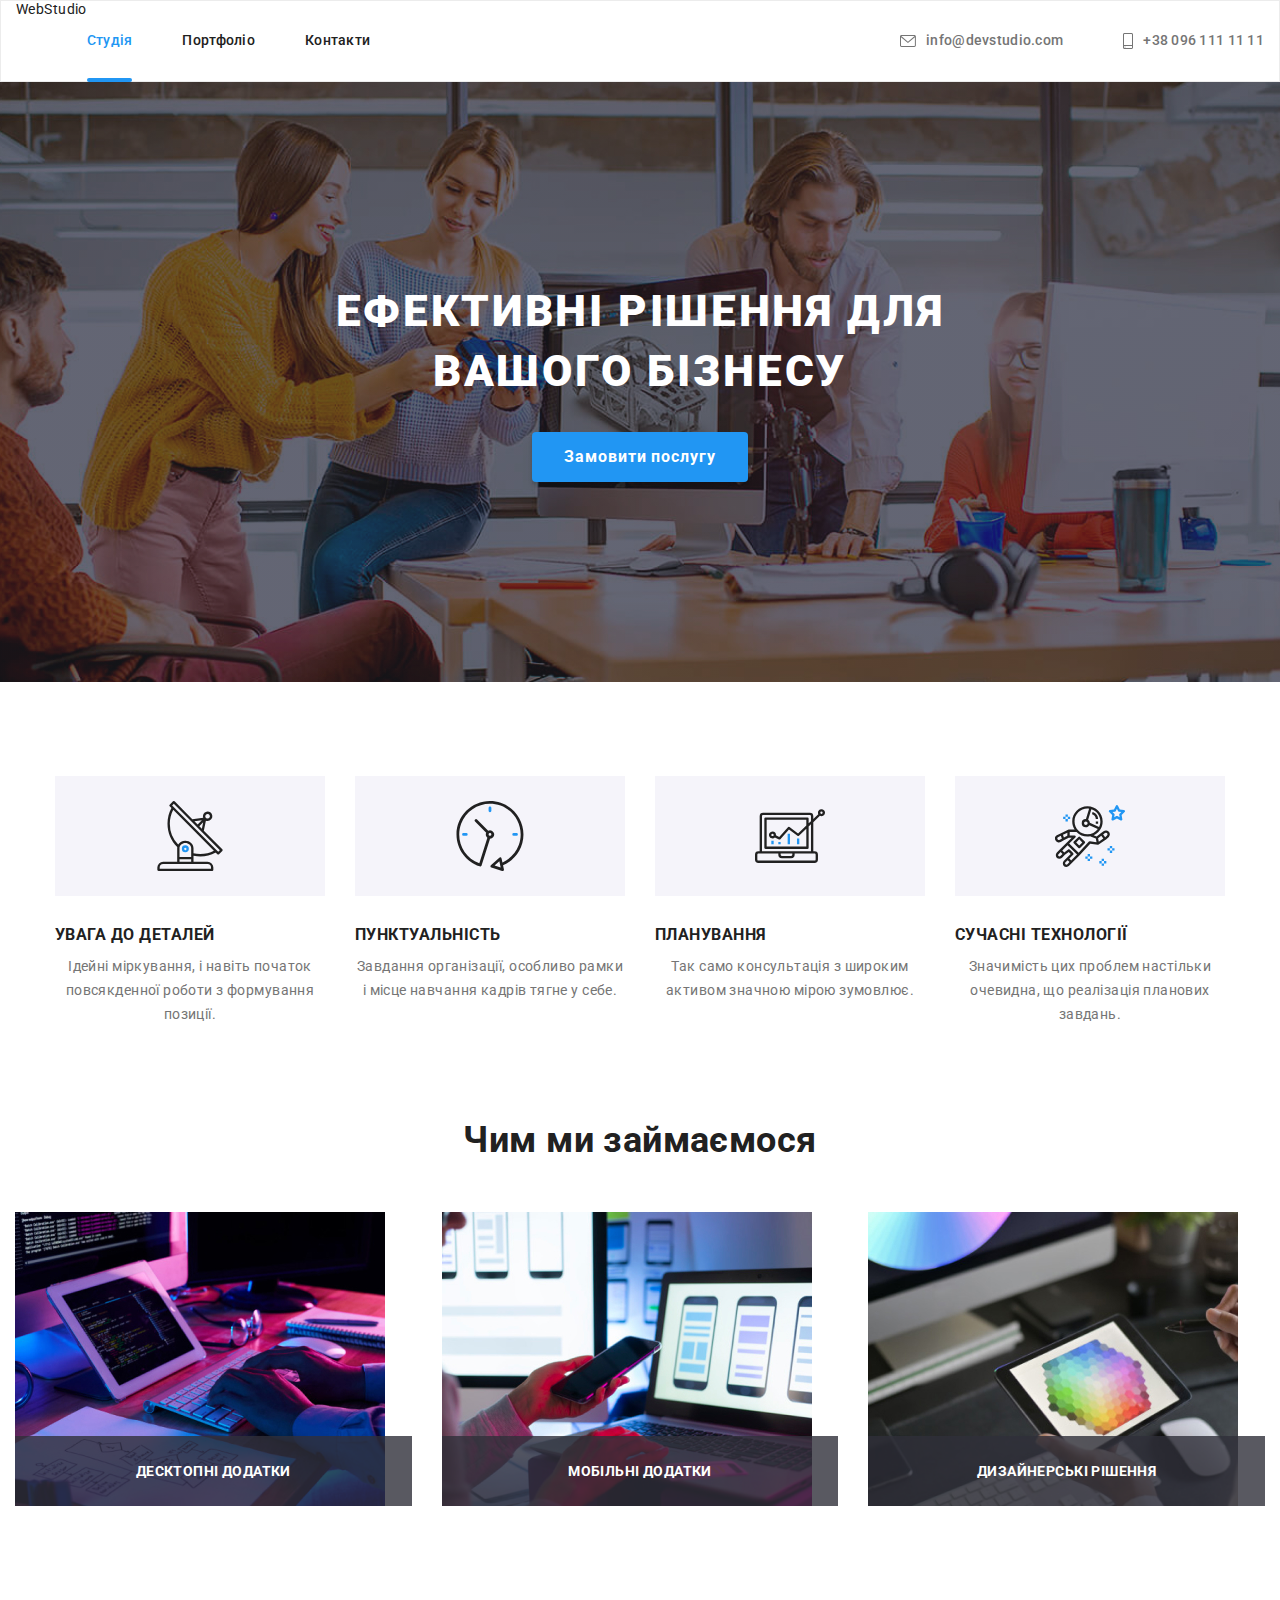
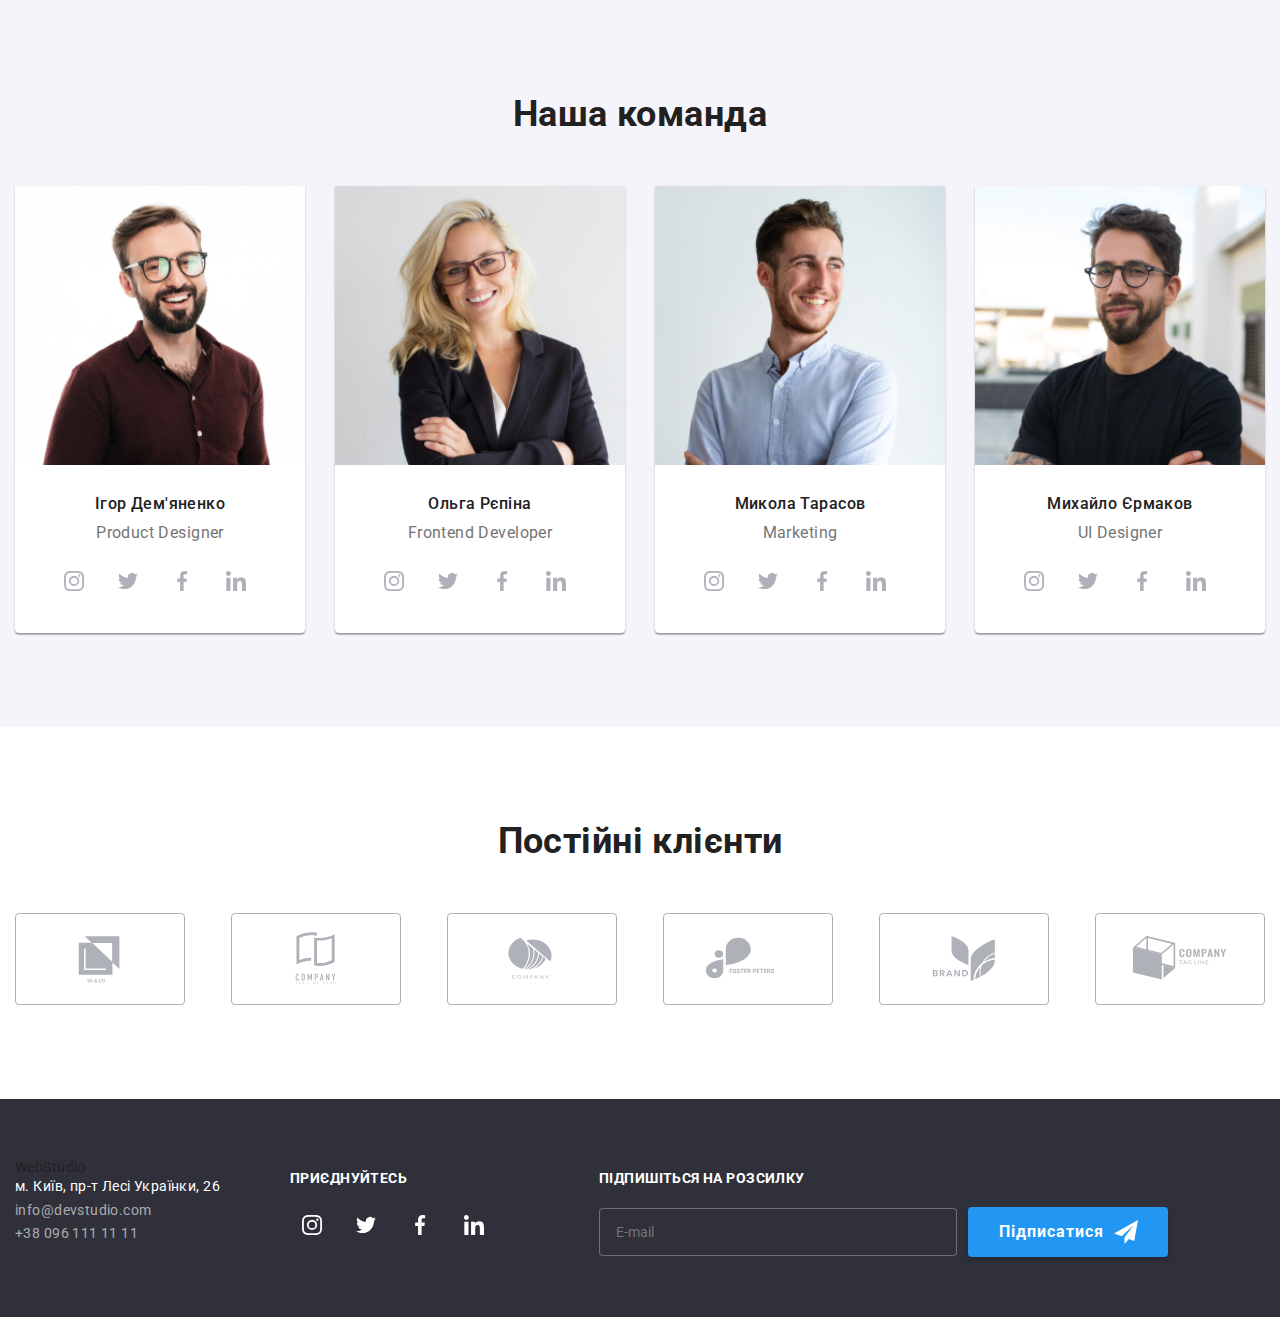
<file: index.html>
<!DOCTYPE html>
<html lang="uk">
  <head>
    <meta charset="UTF-8" />
    <meta http-equiv="X-UA-Compatible" content="IE=edge" />
    <meta name="viewport" content="width=device-width, initial-scale=1.0" />
    <title>Document</title>
    <!-- Fonts -->
    <link rel="preconnect" href="https://fonts.googleapis.com" />
    <link rel="preconnect" href="https://fonts.gstatic.com" crossorigin />
    <link
      href="https://fonts.googleapis.com/css2?family=Oleo+Script&family=Raleway:wght@700&family=Roboto:wght@400;500;700;900&display=swap"
      rel="stylesheet"
    />
    <!-- Nomalize -->
    <link
      rel="stylesheet"
      href="https://cdnjs.cloudflare.com/ajax/libs/modern-normalize/1.1.0/modern-normalize.min.css"
    />
    <!-- Styles -->
    <link rel="stylesheet" href="./css/main.min.css">
    <link rel="stylesheet" href="./css/styles.css">
  </head>
  <body>
    <!--Шапка сайту-->
    <header class="header">
      <div class="header__container container">

        <nav class="nav">
          <a href="./index.html" class="logo nav__logo"
            >Web<span class="logo__part logo__part--dark">Studio</span></a
          >
          <ul class="nav__list list">
            <li class="nav__item">
              <a href="./index.html" class="nav__link nav__link--active link ">Студія</a>
            </li>
            <li class="nav__item">
              <a href="./portfolio.html" class="nav__link link">Портфоліо</a>
            </li>
            <li class="nav__item"><a href="" class="nav__link link">Контакти</a></li>
          </ul>
        </nav>

        <ul class="contacts list">
          <li class="contacts__list item">
            <a class="contacts__link link" href="mailto:info@devstudio.com"> 
              <svg width="16" height="12" class="contacts__icon"> 
                <use href="./images/svg/sprite.svg#icon-envelope"></use>
              </svg> 
              info@devstudio.com </a
            >
          </li>
          <li class="item">
            <a class="contacts__link link" href="tel:+380961111111" ><svg width="10" height="16" class="contacts__icon"><use href="./images/svg/sprite.svg#icon-smartphone"></use></svg> +38 096 111 11 11 </a
            >
          </li>
        </ul>
      </div>
    </header>

    <!--Основний контент-->
    <main>
      <!--Головний герой-->
      <section class="hero section">
        <div class="hero__container container">
          <h1 class="hero__title">Ефективні рішення для вашого бізнесу</h1>
              <button type="button" class="hero__button" data-modal-open>
                Замовити послугу
              </button>
        </div>
      <!--  Modal window -->
        <div class="backdrop backdrop--hidden" data-modal>
          <div class="backdrop__modal">
            <button type="button" class="backdrop__btn" data-modal-close><svg class="backdrop__btn--closed" width="11" height="11"><use href="./images/svg/sprite.svg#icon-pleaseclose" ></use></svg> </button>

            <form class="form">
              <div class="form__field">
                <h2 class="form__title">Залиште свої дані, ми вам передзвонимо</h2>
                <label for="name" class="form__label">Ім'я </label>
                <input class="form__input" type="text" name="username" id="name" />
                <svg width="13" height="13" class="form__icon-first"><use href="./images/svg/icons.svg#icon-user"></use></svg>
              </div>

 <div class="form__field">
<label for="tel" class="form__label">Телефон</label>
    <input class="form__input" type="tel" name="phone_number" id="tel"/>
    <svg  width="13" height="13" class="form__icon"><use href="./images/svg/icons.svg#icon-phone"></use></svg>
 </div>
  
<div class="form__field">
<label for="email" class="form__label">Пошта</label>
    <input class="form__input" type="email" name="email" id="email" />
    <svg width="13" height="13" class="form__icon"><use href="./images/svg/icons.svg#icon-mail"></use></svg>
</div>
  
  <div class="form__field">
  <label for="comment" class="form__label">Коментар</label> 
  <textarea class="comment" name="feedback" rows="5" cols="70" id="comment" placeholder="Введіть текст"></textarea>
  </div>
  
  <div >
  <label class="form__terms">
    <input class="form__checkbox" type="checkbox" name="terms" value="Accept" checked /> 
    <svg class="form__checkbox-icon" > <use href="./images/svg/icons.svg#icon-check-box"></use>
    </svg> <span class="form__terms-text">Погоджуюся з розсилкою та приймаю 
      <a href="" target="_blank" class="form__terms-link">Умови договору</a> 
    </span>
  </label>
  </div>
  
  <button type="submit" class="form__button">Відправити</button>
</form>
          </div>
        </div>
      </section>

      <!--Ocoбливості-->
      <section class=" features section">
        <div class="container">
          <h2 class="hidden">Ocoбливості</h2>
          <ul class="features__list list">
            <li class="features__item">
              <div class="features__desc"><svg class="features__icon" width="70" height="70"> <use href="./images/svg/sprite.svg#icon-antenna"></use></svg></div>
              <h3 class="features__title">Увага до деталей</h3>
              <p class="features__paragraph">
                Ідейні міркування, і навіть початок повсякденної роботи з
                формування позиції.
              </p>
            </li>
            <li class="features__item">
              <div class="features__desc"> <svg class="features__icon" width="70" height="70"> <use href="./images/svg/sprite.svg#icon-clock" ></use></svg></div>
              <h3 class="features__title">Пунктуальність</h3>
              <p class="features__paragraph">
                Завдання організації, особливо рамки і місце навчання кадрів
                тягне у себе.
              </p>
            </li>
            <li class="features__item">
              <div class="features__desc"> <svg class="features__icon" width="70" height="70"> <use href=./images/svg/sprite.svg#icon-diagram></use></svg></div>
              <h3 class="features__title">Планування</h3>
              <p class="features__paragraph">
                Так само консультація з широким активом значною мірою зумовлює.
              </p>
            </li>
            <li class="features__item">
              <div class="features__desc"> <svg class="features__icon" width="70" height="70"> <use href="./images/svg/sprite.svg#icon-astronaut"></use></svg></div>
              <h3 class="features__title">Сучасні технології</h3>
              <p class="features__paragraph">
                Значимість цих проблем настільки очевидна, що реалізація
                планових завдань.
              </p>
            </li>
          </ul>
        </div>
      </section>
      <!--Чим ми займаємося-->
      <section class=" works section no__padding">
        <div class="container works__container">
          <h2 class="section__title">Чим ми займаємося</h2>
          <ul class="works__list">
            <li class="works__item list">
              <img srcset="./images/works/work1@1x.jpg 1x, ./images/works/work1@2x.jpg 2x" 
              src="./images/works/work1@1x.jpg"              
                alt="людина друкує код на планшеті"
                width="370" height="294"
              />
              <div class="works__desc">
                <p class="works__paragraph">Десктопні додатки</p>
              </div>
            </li>
            <li class="works__item list">
              <img 
              srcset="./images/works/work2@1x.jpg 1x, ./images/works/work2@2x.jpg 2x"
                src="./images/works/work2@1x.jpg"
                alt="людина створює дизайн смартфона"
                width="370" height="294"
              />
              <div class="works__desc">
                <p class="works__paragraph">Мобільні додатки</p>
              </div>
            </li>
            <li class="works__item list">
              <img srcset="./images/works/work3@1x.jpg 1x, ./images/works/work3@2x.jpg 2x"
                src="./images/works/work3@1x.jpg"
                alt="людина підбирає колір на планшеті"
                width="370"
              />
              <div class="works__desc">
                <p class="works__paragraph">Дизайнерські рішення</p>
              </div>
            </li>
          </ul>
        </div>
      </section>
      <!-- Наша команда -->
      <section class="team section ">
        <div class="container">
          <h2 class="section__title">Наша команда</h2>
          <ul class="team__list list">
            <li class="team__item">
              <img srcset="./images/team/team1@1x_270w.jpg 270w,
                            ./images/team/team1@1x_354w.jpg 354w,
                            ./images/team/team1@1x_450w.jpg 450w,
                            ./images/team/team1@2x_540w.jpg 540w,
                            ./images/team/team1@2x_708w.jpg 708w,
                            ./images/team/team1@2x_900w.jpg 900w"
                            sizes="(min-width: 1200px) 270px, (min-width: 768px) 354px, 100vw"
                src="./images/team/team1@1x_450w.jpg"
                alt="Ігор Дем'яненко"
                width="450"
              />
              <div class="team__desc">
                <h3 class="team__name">Ігор Дем'яненко</h3>
                <p class="team__paragraph">Product Designer</p>
                <ul class="social list">
                  <li><a href="" class="social__items" ><svg class="social__icon" width="44" height="44"> <use href="./images/svg/sprite.svg#icon-instagram"></use></svg></a></li>
                  <li><a href="" class="social__items" ><svg class="social__icon" width="44" height="44"> <use href="./images/svg/sprite.svg#icon-twitter"></use></svg></a></li>
                  <li><a href="" class="social__items" ><svg class="social__icon" width="44" height="44"> <use href="./images/svg/sprite.svg#icon-facebook"></use></svg></a></li>
                  <li><a href="" class="social__items" ><svg class="social__icon" width="44" height="44"> <use href="./images/svg/sprite.svg#icon-linkedin"></use></svg></a></li>
                </ul>
              </div>
            </li>
            <li class="team__item">
              <img srcset="./images/team/team2@1x_270w.jpg 270w,
                           ./images/team/team2@1x_354w.jpg 354w,
                           ./images/team/team2@1x_450w.jpg 450w,
                           ./images/team/team2@2x_540w.jpg 540w,
                           ./images/team/team2@2x_708w.jpg 708w,
                           ./images/team/team2@2x_900w.jpg 900w"
                            sizes="(min-width: 1200px) 270px, (min-width: 768px) 354px, 100vw"
              src="./images/team/team2@1x_450w.jpg" alt="Ольга Рєпіна" width="450" />
              <div class="team__desc">
                <h3 class="team__name">Ольга Рєпіна</h3>
                <p class="team__paragraph">Frontend Developer</p>
                <ul class="social list">
                  <li><a href="" class="social__items"><svg class="social__icon" width="44" height="44"> <use href="./images/svg/sprite.svg#icon-instagram"></use></svg></a></li>
                  <li><a href="" class="social__items"><svg class="social__icon" width="44" height="44"> <use href="./images/svg/sprite.svg#icon-twitter"></use></svg></a></li>
                  <li><a href="" class="social__items"><svg class="social__icon" width="44" height="44"> <use href="./images/svg/sprite.svg#icon-facebook"></use></svg></a></li>
                  <li><a href="" class="social__items"><svg class="social__icon" width="44" height="44"> <use href="./images/svg/sprite.svg#icon-linkedin"></use></svg></a></li>
                </ul>
              </div>
            </li>
            <li class="team__item">
              <img srcset="./images/team/team3@1x_270w.jpg 270w,
                           ./images/team/team3@1x_354w.jpg 354w,
                           ./images/team/team3@1x_450w.jpg 450w,
                           ./images/team/team3@2x_540w.jpg 540w,
                           ./images/team/team3@2x_708w.jpg 708w,
                           ./images/team/team3@2x_900w.jpg 900w"
                            sizes="(min-width: 1200px) 270px, (min-width: 768px) 354px, 100vw"
                src="./images/team/team3@1x_450w.jpg"
                alt="Микола Тарасов"
                width="450"
              />
              <div class="team__desc">
                <h3 class="team__name">Микола Тарасов</h3>
                <p class="team__paragraph">Marketing</p>
                <ul class="social list">
                  <li><a href="" class="social__items" ><svg class="social__icon" width="44" height="44"> <use href="./images/svg/sprite.svg#icon-instagram"></use></svg></a></li>
                  <li><a href="" class="social__items" ><svg class="social__icon" width="44" height="44"> <use href="./images/svg/sprite.svg#icon-twitter"></use></svg></a></li>
                  <li><a href="" class="social__items" ><svg class="social__icon" width="44" height="44"> <use href="./images/svg/sprite.svg#icon-facebook"></use></svg></a></li>
                  <li><a href="" class="social__items" ><svg class="social__icon" width="44" height="44"> <use href="./images/svg/sprite.svg#icon-linkedin"></use></svg></a></li>
                </ul>
              </div>
            </li>
            <li class="team__item">
              <img srcset="./images/team/team4@1x_270w.jpg 270w,
                           ./images/team/team4@1x_354w.jpg 354w,
                           ./images/team/team4@1x_450w.jpg 450w,
                           ./images/team/team4@2x_540w.jpg 540w,
                           ./images/team/team4@2x_708w.jpg 708w,
                           ./images/team/team4@2x_900w.jpg 900w"
                            sizes="(min-width: 1200px) 270px, (min-width: 768px) 354px, 100vw"
                src="./images/team/team4@1x_450w.jpg"
                alt="Михайло Єрмаков"
                width="450"
              />
              <div class="team__desc">
                <h3 class="team__name">Михайло Єрмаков</h3>
                <p class="team__paragraph">UI Designer</p>
                <ul class="social list">
                  <li><a href="" class="social__items"><svg class="social__icon" width="44" height="44"> <use href="./images/svg/sprite.svg#icon-instagram"></use></svg></a></li>
                  <li><a href="" class="social__items"><svg class="social__icon" width="44" height="44"> <use href="./images/svg/sprite.svg#icon-twitter"></use></svg></a></li>
                  <li><a href="" class="social__items"><svg class="social__icon" width="44" height="44"> <use href="./images/svg/sprite.svg#icon-facebook"></use></svg></a></li>
                  <li><a href="" class="social__items"><svg class="social__icon" width="44" height="44"> <use href="./images/svg/sprite.svg#icon-linkedin"></use></svg></a></li>
                </ul>
              </div>
            </li>
          </ul>
        </div>
      </section>

      <!-- Clients -->
      <section class="clients section ">
        <div class="container">
          <h2 class="section__title">Постійні клієнти</h2>
          <ul class="clients__list list">
            <li><a class="clients__item" href="./index.html"><svg class="clients__icon" width="106" height="60"> <use href="./images/svg/sprite.svg#icon-first-Logo"></use></svg></a></li>
            <li><a class="clients__item" href="./index.html"><svg class="clients__icon" width="106" height="60"> <use href="./images/svg/sprite.svg#icon-second-Logo"></use></svg></a></li>
            <li><a class="clients__item" href="./index.html"><svg class="clients__icon" width="106" height="60"> <use href="./images/svg/sprite.svg#icon-third-Logo"></use></svg></a></li>
            <li><a class="clients__item" href="./index.html"><svg class="clients__icon" width="106" height="60"> <use href="./images/svg/sprite.svg#icon-fourth-Logo"></use></svg></a></li>
            <li><a class="clients__item" href="./index.html"><svg class="clients__icon" width="106" height="60"> <use href="./images/svg/sprite.svg#icon-fifth-Logo"></use></svg></a></li>
            <li><a class="clients__item" href="./index.html"><svg class="clients__icon" width="106" height="60"> <use href="./images/svg/sprite.svg#icon-sixth-Logo"></use></svg></a></li>
          </ul>
        </div>
      </section>
    </main>

    <!--Футер-->
    <footer class="footer">
      <div class="container footer__container">
        <div>
        <p class="footer__logo">
          <a href="./index.html"> Web<span class="logo__part logo__part--light">Studio</span> </a>
        </p>
        <address class="address">
          <ul class="address__list list">
            <li>
              <a href="" class="address__hyperlink"
                >м. Київ, пр-т Лесі Українки, 26</a
              >
            </li>
            <li>
              <a href="mailto:info@devstudio.com" class="address__link"
                >info@devstudio.com</a
              >
            </li>
            <li>
              <a href="tel:+380961111111" class="address__link"
                >+38 096 111 11 11</a
              >
            </li>
          </ul>
        </address>
        </div>
        <div class="networsks networks__container">
          <h2 class="footer__title">Приєднуйтесь</h2>
          <ul class="social list">
                  <li><a href="" class="networks__item"><svg class="networks__icon" width="44" height="44"> <use href="./images/svg/sprite.svg#icon-instagram"></use></svg></a></li>
                  <li><a href="" class="networks__item"><svg class="networks__icon" width="44" height="44"> <use href="./images/svg/sprite.svg#icon-twitter"></use></svg></a></li>
                  <li><a href="" class="networks__item"><svg class="networks__icon" width="44" height="44"> <use href="./images/svg/sprite.svg#icon-facebook"></use></svg></a></li>
                  <li><a href="" class="networks__item"><svg class="networks__icon" width="44" height="44"> <use href="./images/svg/sprite.svg#icon-linkedin"></use></svg></a></li>
                </ul>
        </div>
        <div class="join-us join-us__container">
          <h2 class="footer__title">Підпишіться на розсилку</h2>
          <form class="join-us__form">
            <label for="email" class="join-us__label"></label>
              <input type="email" name="email" placeholder="E-mail" class="join-us__input" />
            
            <button type="submit" class="join-us__btn">Підписатися <svg width="24" height="24" class="join-us__icon"> <use href="./images/svg/icons.svg#icon-telegram" ></use> </svg> </button>
          </form>
        </div>
        </div>
    </footer>
    <script src="./js/modal.js"></script>
  </body>
</html>
</file>
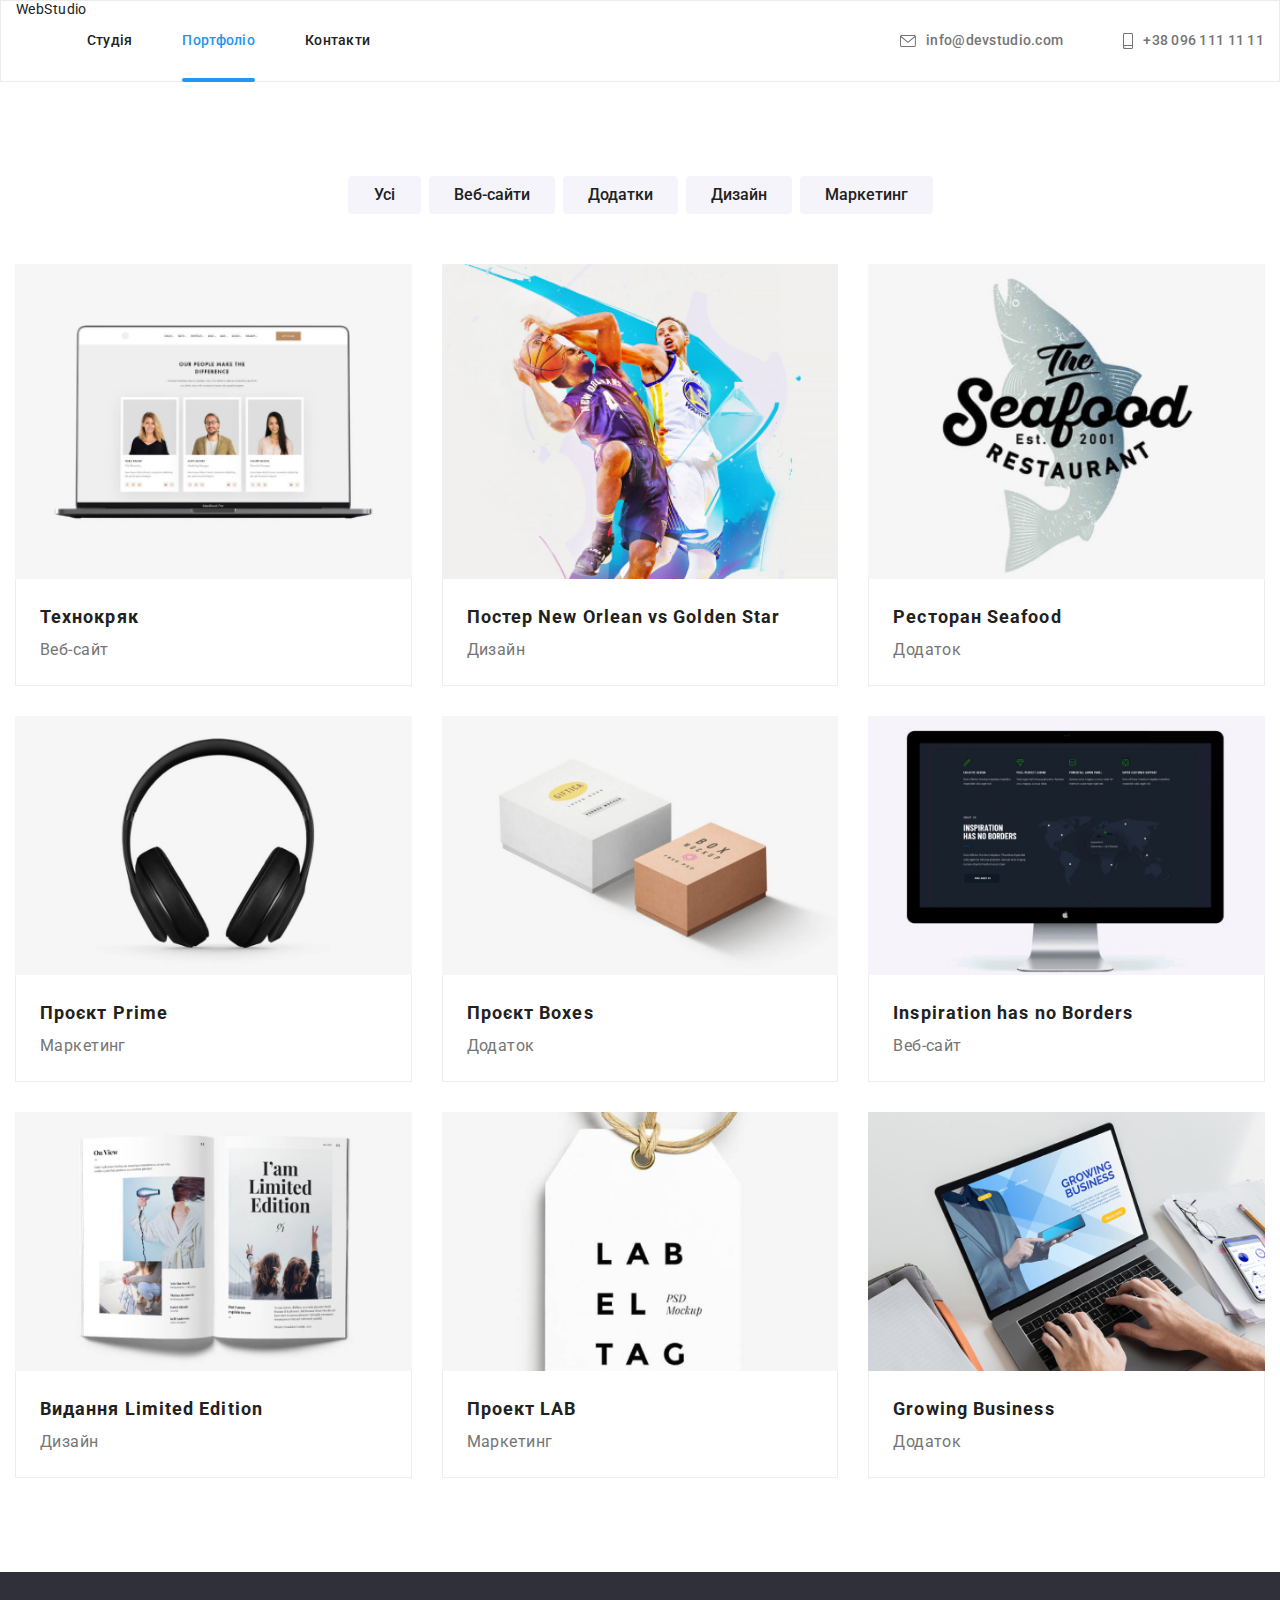
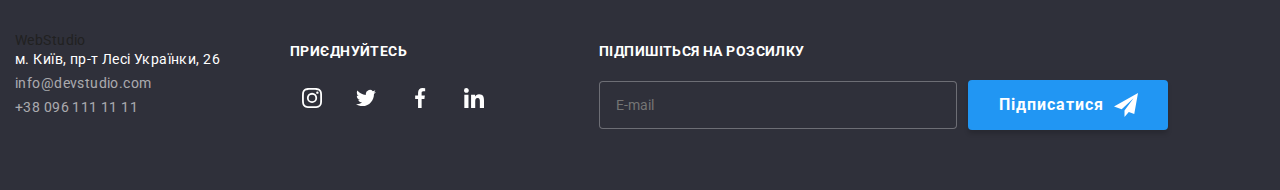
<file: portfolio.html>
<!DOCTYPE html>
<html lang="uk">
  <head>
    <meta charset="UTF-8" />
    <meta http-equiv="X-UA-Compatible" content="IE=edge" />
    <meta name="viewport" content="width=device-width, initial-scale=1.0" />
    <title>Document</title>
    <!-- Fonts -->
    <link rel="preconnect" href="https://fonts.googleapis.com" />
    <link rel="preconnect" href="https://fonts.gstatic.com" crossorigin />
    <link
      href="https://fonts.googleapis.com/css2?family=Oleo+Script&family=Raleway:wght@700&family=Roboto:wght@400;500;700;900&display=swap"
      rel="stylesheet"
    />
    <!-- Nomalize -->
    <link
      rel="stylesheet"
      href="https://cdnjs.cloudflare.com/ajax/libs/modern-normalize/1.1.0/modern-normalize.min.css"
    />
    <!-- Styles -->
    <link rel="stylesheet" href="./css/main.min.css" />
    <link rel="stylesheet" href="./css/styles.css" />
  </head>
  <body class="page">
    <!--Шапка сайту-->
    <header class="header">
      <div class="header__container container">
        <nav class="nav">
          <a href="./index.html" class="logo nav__logo"
            >Web<span class="logo__part logo__part--dark">Studio</span></a
          >
          <ul class="nav__list list">
            <li class="nav__item">
              <a href="./index.html" class="nav__link link">Студія</a>
            </li>
            <li class="nav__item">
              <a
                href="./portfolio.html"
                class="nav__link nav__link--active link"
                >Портфоліо</a
              >
            </li>
            <li class="nav__item">
              <a href="" class="nav__link link">Контакти</a>
            </li>
          </ul>
        </nav>

        <ul class="contacts list">
          <li class="contacts__list item">
            <a class="contacts__link link" href="mailto:info@devstudio.com">
              <svg width="16" height="12" class="contacts__icon">
                <use href="./images/svg/sprite.svg#icon-envelope"></use>
              </svg>
              info@devstudio.com
            </a>
          </li>
          <li class="item">
            <a class="contacts__link link" href="tel:+380961111111"
              ><svg width="10" height="16" class="contacts__icon">
                <use href="./images/svg/sprite.svg#icon-smartphone"></use>
              </svg>
              +38 096 111 11 11
            </a>
          </li>
        </ul>
      </div>
    </header>

    <!--Портфоліо-->
    <main>
      <div class="container">
        <section class="porfolio-section section">
          <h1 class="hidden">Портфоліо</h1>
          <ul class="portfolio-btn list">
            <li class="portfolio-btn__item">
              <button type="button" class="portfolio-btn__button item">
                Усі
              </button>
            </li>
            <li class="portfolio-btn__item">
              <button type="button" class="portfolio-btn__button item">
                Веб-сайти
              </button>
            </li>
            <li class="portfolio-btn__item">
              <button type="button" class="portfolio-btn__button item">
                Додатки
              </button>
            </li>
            <li class="portfolio-btn__item">
              <button type="button" class="portfolio-btn__button">
                Дизайн
              </button>
            </li>
            <li class="portfolio-btn__item">
              <button type="button" class="portfolio-btn__button">
                Маркетинг
              </button>
            </li>
          </ul>
          <ul class="portfolio list">
            <li class="portfolio__item">
              <a class="portfolio__link" href="">
                <div class="portfolio-thumb">
                  <picture>
                    <!-- Desktop screen -->
                    <source
                      media="(min-width: 1200px)"
                      srcset="
                        ./images/portfolio/technokryak_desk@1x.jpg 1x,
                        ./images/portfolio/technokryak_desk@2x.jpg 2x
                      "
                      type="image/jpg"
                    />

                    <source
                      media="(min-width: 768px)"
                      srcset="
                        ./images/portfolio/technokryak_tab@1x.jpg 1x,
                        ./images/portfolio/technokryak_tab@2x.jpg 2x
                      "
                      type="image/jpg"
                    />

                    <source
                      media="(max-width: 767px)"
                      srcset="
                        ./images/portfolio/technokryak_mob@1x.jpg 1x,
                        ./images/portfolio/technokryak_mob@2x.jpg 2x
                      "
                      type="image/jpg"
                    />
                    <img
                      src="./images/portfolio/technokryak_mob@1x.jpg"
                      alt="Технокряк"
                      width="450"
                    />
                  </picture>
                  <div class="portfolio-wrap">
                    <p class="">
                      Ресурс пропонує комплексні пропозиції з різним рівнем
                      функціоналу та сервісів. Все це дозволить відвідувачу
                      отримати вичерпні відомості про компанію чи приватну
                      особу.
                    </p>
                  </div>
                </div>
                <div class="portfolio__description">
                  <h2 class="portfolio__title">Технокряк</h2>
                  <p class="portfolio__paragraph">Веб-сайт</p>
                </div>
              </a>
            </li>
            <li class="portfolio__item">
              <a class="portfolio__link" href="">
                <div class="portfolio-thumb">
                  <picture>
                    <!-- Desktop screen -->
                    <source
                      media="(min-width: 1200px)"
                      srcset="
                        ./images/portfolio/basketball_desk@1x.jpg 1x,
                        ./images/portfolio/basketball_desk@2x.jpg 2x
                      "
                      type="image/jpg"
                    />

                    <source
                      media="(min-width: 768px)"
                      srcset="
                        ./images/portfolio/basketball_tab@1x.jpg 1x,
                        ./images/portfolio/basketball_tab@2x.jpg 2x
                      "
                      type="image/jpg"
                    />

                    <source
                      media="(max-width: 767px)"
                      srcset="
                        ./images/portfolio/basketball_mob@1x.jpg 1x,
                        ./images/portfolio/basketball_mob@2x.jpg 2x
                      "
                      type="image/jpg"
                    />
                    <img
                      src="./images/portfolio/basketball_mob@1x.jpg"
                      alt="Постер New Orlean vs Golden Star"
                      width="450"
                    />
                  </picture>
                  <div class="portfolio-wrap">
                    <p>
                      Ресурс пропонує комплексні пропозиції з різним рівнем
                      функціоналу та сервісів. Все це дозволить відвідувачу
                      отримати вичерпні відомості про компанію чи приватну
                      особу.
                    </p>
                  </div>
                </div>
                <div class="portfolio__description">
                  <h2 class="portfolio__title">
                    Постер New Orlean vs Golden Star
                  </h2>
                  <p class="portfolio__paragraph">Дизайн</p>
                </div>
              </a>
            </li>
            <li class="portfolio__item">
              <a class="portfolio__link" href="">
                <div class="portfolio-thumb">
                  <picture>
                    <!-- Desktop screen -->
                    <source
                      media="(min-width: 1200px)"
                      srcset="
                        ./images/portfolio/seafood_desk@1x.jpg 1x,
                        ./images/portfolio/seafood_desk@2x.jpg 2x
                      "
                      type="image/jpg"
                    />

                    <source
                      media="(min-width: 768px)"
                      srcset="
                        ./images/portfolio/seafood_tab@1x.jpg 1x,
                        ./images/portfolio/seafood_tab@2x.jpg 2x
                      "
                      type="image/jpg"
                    />

                    <source
                      media="(max-width: 767px)"
                      srcset="
                        ./images/portfolio/seafood_mob@1x.jpg 1x,
                        ./images/portfolio/seafood_mob@2x.jpg 2x
                      "
                      type="image/jpg"
                    />
                    <img
                      src="./images/portfolio/seafood_mob@1x.jpg"
                      alt="Ресторан Seafood"
                      width="450"
                    />
                  </picture>
                  <div class="portfolio-wrap">
                    <p>
                      Ресурс пропонує комплексні пропозиції з різним рівнем
                      функціоналу та сервісів. Все це дозволить відвідувачу
                      отримати вичерпні відомості про компанію чи приватну
                      особу.
                    </p>
                  </div>
                </div>
                <div class="portfolio__description">
                  <h2 class="portfolio__title">Ресторан Seafood</h2>
                  <p class="portfolio__paragraph">Додаток</p>
                </div>
              </a>
            </li>
            <li class="portfolio__item">
              <a class="portfolio__link" href="">
                <div class="portfolio-thumb">
                  <!-- Desktop screen -->
                  <source
                    media="(min-width: 1200px)"
                    srcset="
                      ./images/portfolio/prime_desk@1x.jpg 1x,
                      ./images/portfolio/prime_desk@2x.jpg 2x
                    "
                    type="image/jpg"
                  />

                  <source
                    media="(min-width: 768px)"
                    srcset="
                      ./images/portfolio/prime_tab@1x.jpg 1x,
                      ./images/portfolio/prime_tab@2x.jpg 2x
                    "
                    type="image/jpg"
                  />

                  <source
                    media="(max-width: 767px)"
                    srcset="
                      ./images/portfolio/prime_mob@1x.jpg 1x,
                      ./images/portfolio/prime_mob@2x.jpg 2x
                    "
                    type="image/jpg"
                  />
                  <img
                    src="./images/portfolio/prime_mob@1x.jpg"
                    alt="Проєкт Prime"
                    width="450"
                  />
                  </picture>
                  <div class="portfolio-wrap">
                    <p>
                      Ресурс пропонує комплексні пропозиції з різним рівнем
                      функціоналу та сервісів. Все це дозволить відвідувачу
                      отримати вичерпні відомості про компанію чи приватну
                      особу.
                    </p>
                  </div>
                </div>
                <div class="portfolio__description">
                  <h2 class="portfolio__title">Проєкт Prime</h2>
                  <p class="portfolio__paragraph">Маркетинг</p>
                </div>
              </a>
            </li>
            <li class="portfolio__item">
              <a class="portfolio__link" href="">
                <div class="portfolio-thumb">
                  <!-- Desktop screen -->
                                    <source media="(min-width: 1200px)" srcset="
                                                                        ./images/portfolio/boxes_desk@1x.jpg 1x,
                                                                        ./images/portfolio/boxes_desk@2x.jpg 2x
                                                                        " type="image/jpg" />

                                    <source media="(min-width: 768px)" srcset="
                                                                        ./images/portfolio/boxes_tab@1x.jpg 1x,
                                                                        ./images/portfolio/boxes_tab@2x.jpg 2x
                                                                        " type="image/jpg" />

                                    <source media="(max-width: 767px)" srcset="
                                                                        ./images/portfolio/boxes_mob@1x.jpg 1x,
                                                                        ./images/portfolio/boxes_mob@2x.jpg 2x
                                                                         " type="image/jpg" />
                  <img
                    src="./images/portfolio/boxes_mob@1x.jpg"
                    alt="Проєкт Boxes"
                    width="450"
                  />
                  </picture>
                  <div class="portfolio-wrap">
                    <p>
                      Ресурс пропонує комплексні пропозиції з різним рівнем
                      функціоналу та сервісів. Все це дозволить відвідувачу
                      отримати вичерпні відомості про компанію чи приватну
                      особу.
                    </p>
                  </div>
                </div>
                <div class="portfolio__description">
                  <h2 class="portfolio__title">Проєкт Boxes</h2>
                  <p class="portfolio__paragraph">Додаток</p>
                </div>
              </a>
            </li>
            <li class="portfolio__item">
              <a class="portfolio__link" href="">
                <div class="portfolio-thumb">
                  <!-- Desktop screen -->
                                    <source media="(min-width: 1200px)" srcset="
                                                                        ./images/portfolio/inspiration_desk@1x.jpg 1x,
                                                                        ./images/portfolio/inspiration_desk@2x.jpg 2x
                                                                        " type="image/jpg" />

                                    <source media="(min-width: 768px)" srcset="
                                                                        ./images/portfolio/inspiration_tab@1x.jpg 1x,
                                                                        ./images/portfolio/inspiration_tab@2x.jpg 2x
                                                                        " type="image/jpg" />

                                    <source media="(max-width: 767px)" srcset="
                                                                        ./images/portfolio/inspiration_mob@1x.jpg 1x,
                                                                        ./images/portfolio/inspiration_mob@2x.jpg 2x
                                                                         " type="image/jpg" />
                  <img
                    src="./images/portfolio/inspiration_mob@1x.jpg"
                    alt="Inspiration has no Borders"
                    width="450"
                  />
                  </picture>
                  <div class="portfolio-wrap">
                    <p>
                      Ресурс пропонує комплексні пропозиції з різним рівнем
                      функціоналу та сервісів. Все це дозволить відвідувачу
                      отримати вичерпні відомості про компанію чи приватну
                      особу.
                    </p>
                  </div>
                </div>
                <div class="portfolio__description">
                  <h2 class="portfolio__title">Inspiration has no Borders</h2>
                  <p class="portfolio__paragraph">Веб-сайт</p>
                </div>
              </a>
            </li>
            <li class="portfolio__item">
              <a class="portfolio__link" href="">
                <div class="portfolio-thumb">
                  <!-- Desktop screen -->
                                    <source media="(min-width: 1200px)" srcset="
                                                                    ./images/portfolio/limited_desk@1x.jpg 1x,
                                                                    ./images/portfolio/limited_desk@2x.jpg 2x
                                                                    " type="image/jpg" />

                                    <source media="(min-width: 768px)" srcset="
                                                                    ./images/portfolio/limited_tab@1x.jpg 1x,
                                                                    ./images/portfolio/limited_tab@2x.jpg 2x
                                                                    " type="image/jpg" />

                                    <source media="(max-width: 767px)" srcset="
                                                                    ./images/portfolio/limited_mob@1x.jpg 1x,
                                                                    ./images/portfolio/limited_mob@2x.jpg 2x
                                                                     " type="image/jpg" />
                  <img
                    src="./images/portfolio/limited_mob@1x.jpg"
                    alt="Видання Limited Edition"
                    width="450"
                  />
                  </picture>
                  <div class="portfolio-wrap">
                    <p>
                      Ресурс пропонує комплексні пропозиції з різним рівнем
                      функціоналу та сервісів. Все це дозволить відвідувачу
                      отримати вичерпні відомості про компанію чи приватну
                      особу.
                    </p>
                  </div>
                </div>
                <div class="portfolio__description">
                  <h2 class="portfolio__title">Видання Limited Edition</h2>
                  <p class="portfolio__paragraph">Дизайн</p>
                </div>
              </a>
            </li>
            <li class="portfolio__item">
              <a class="portfolio__link" href="">
                <div class="portfolio-thumb">
                  <!-- Desktop screen -->
                                    <source media="(min-width: 1200px)" srcset="
                                                                        ./images/portfolio/lab_desk@1x.jpg 1x,
                                                                        ./images/portfolio/lab_desk@2x.jpg 2x
                                                                        " type="image/jpg" />

                                    <source media="(min-width: 768px)" srcset="
                                                                        ./images/portfolio/lab_tab@1x.jpg 1x,
                                                                        ./images/portfolio/lab_tab@2x.jpg 2x
                                                                        " type="image/jpg" />

                                    <source media="(max-width: 767px)" srcset="
                                                                        ./images/portfolio/lab_mob@1x.jpg 1x,
                                                                        ./images/portfolio/lab_mob@2x.jpg 2x
                                                                         " type="image/jpg" />
                  <img
                    src="./images/portfolio/lab_mob@1x.jpg"
                    alt="Проект LAB"
                    width="450"
                  />
                  </picture>
                  <div class="portfolio-wrap">
                    <p>
                      Ресурс пропонує комплексні пропозиції з різним рівнем
                      функціоналу та сервісів. Все це дозволить відвідувачу
                      отримати вичерпні відомості про компанію чи приватну
                      особу.
                    </p>
                  </div>
                </div>
                <div class="portfolio__description">
                  <h2 class="portfolio__title">Проект LAB</h2>
                  <p class="portfolio__paragraph">Маркетинг</p>
                </div>
              </a>
            </li>
            <li class="portfolio__item">
              <a class="portfolio__link" href="">
                <div class="portfolio-thumb">
                  <!-- Desktop screen -->
                                    <source media="(min-width: 1200px)" srcset="
                                                                        ./images/portfolio/grow-buisness_desk@1x.jpg 1x,
                                                                        ./images/portfolio/grow-buisness_desk@2x.jpg 2x
                                                                        " type="image/jpg" />

                                    <source media="(min-width: 768px)" srcset="
                                                                        ./images/portfolio/grow-buisness_tab@1x.jpg 1x,
                                                                        ./images/portfolio/grow-buisness_tab@2x.jpg 2x
                                                                        " type="image/jpg" />

                                    <source media="(max-width: 767px)" srcset="
                                                                        ./images/portfolio/grow-buisness_mob@1x.jpg 1x,
                                                                        ./images/portfolio/grow-buisness_mob@2x.jpg 2x
                                                                         " type="image/jpg" />
                  <img
                    src="./images/portfolio/grow-buisness_mob@1x.jpg"
                    alt="Growing Business"
                    width="450"
                  />
                  </picture>
                  <div class="portfolio-wrap">
                    <p>
                      Ресурс пропонує комплексні пропозиції з різним рівнем
                      функціоналу та сервісів. Все це дозволить відвідувачу
                      отримати вичерпні відомості про компанію чи приватну
                      особу.
                    </p>
                  </div>
                </div>
                <div class="portfolio__description">
                  <h2 class="portfolio__title">Growing Business</h2>
                  <p class="portfolio__paragraph">Додаток</p>
                </div>
              </a>
            </li>
          </ul>
        </section>
      </div>
    </main>
    <!--Футер-->
    <footer class="footer">
      <div class="container footer__container">
        <div>
          <p class="footer__logo">
            <a href="./index.html">
              Web<span class="logo__part logo__part--light">Studio</span>
            </a>
          </p>
          <address class="address">
            <ul class="address__list list">
              <li>
                <a href="" class="address__hyperlink"
                  >м. Київ, пр-т Лесі Українки, 26</a
                >
              </li>
              <li>
                <a href="mailto:info@devstudio.com" class="address__link"
                  >info@devstudio.com</a
                >
              </li>
              <li>
                <a href="tel:+380961111111" class="address__link"
                  >+38 096 111 11 11</a
                >
              </li>
            </ul>
          </address>
        </div>
        <div class="networsks networks__container">
          <h2 class="footer__title">Приєднуйтесь</h2>
          <ul class="social list">
            <li>
              <a href="" class="networks__item"
                ><svg class="networks__icon" width="44" height="44">
                  <use href="./images/svg/sprite.svg#icon-instagram"></use></svg
              ></a>
            </li>
            <li>
              <a href="" class="networks__item"
                ><svg class="networks__icon" width="44" height="44">
                  <use href="./images/svg/sprite.svg#icon-twitter"></use></svg
              ></a>
            </li>
            <li>
              <a href="" class="networks__item"
                ><svg class="networks__icon" width="44" height="44">
                  <use href="./images/svg/sprite.svg#icon-facebook"></use></svg
              ></a>
            </li>
            <li>
              <a href="" class="networks__item"
                ><svg class="networks__icon" width="44" height="44">
                  <use href="./images/svg/sprite.svg#icon-linkedin"></use></svg
              ></a>
            </li>
          </ul>
        </div>
        <div class="join-us join-us__container">
          <h2 class="footer__title">Підпишіться на розсилку</h2>
          <form class="join-us__form">
            <label for="email" class="join-us__label"></label>
            <input
              type="email"
              name="email"
              placeholder="E-mail"
              class="join-us__input"
            />

            <button type="submit" class="join-us__btn">
              Підписатися
              <svg width="24" height="24" class="join-us__icon">
                <use href="./images/svg/icons.svg#icon-telegram"></use>
              </svg>
            </button>
          </form>
        </div>
      </div>
    </footer>
    <script src="./js/modal.js"></script>
  </body>
</html>
</file>
<file: css/styles.css>
/* Animation */
@keyframes heartBeat {
  0% {
    transform: translate(-50%, -50%);
  }

  20% {
    transform: translate(-50%, -50%) scale(1);
  }

  40% {
    transform: translate(-50%, -50%) scale(0.9);
  }

  60% {
    transform: translate(-50%, -50%) scale(1);
  }

  80% {
    transform: translate(-50%, -50%) scale(0.9);
  }

  100% {
    transform: translate(-50%, -50%) scale(1);
  }
}
</file>
<file: css/main.min.css>
:root{--primary-text-color: #212121;--paragraph-text-color: #757575;--address-link: rgba(255, 255, 255, 0.6);--icon-primary-color: #afb1b8;--social-item-footer: rgba(255, 255, 255, 0.1);--card-fill-color: rgba(33, 150, 243, 0.9);--accent-color: #2196f3;--logo-color: #000000;--primary-white-color: #ffffff;--footer-backgroung-color: #2f303a;--studio-background-color: #f5f4fa;--title-backroung-color: #c4c4c4;--portfolio-item-border: #eeeeee;--item-backgroung-color: #f5f4fa;--footer-label-color: rgba(255, 255, 255, 0.3);--works-description-bg-color: rgba(47, 48, 58, 0.8);--anim-fast: 250ms cubic-bezier(0.4, 0, 0.2, 1);--anim-slow: 500ms cubic-bezier(0.4, 0, 0.2, 1)}body{background-color:var(--primary-white-color);color:var(--primary-text-color);font-family:roboto,sans-serif;font-size:14px;letter-spacing:.03em;margin:0}html{-webkit-box-sizing:border-box;box-sizing:border-box}*,*::after,*::before{-webkit-box-sizing:inherit;box-sizing:inherit}.section__title{font-weight:700;font-size:36px;line-height:1.16;text-align:center;margin-bottom:50px}h1,h2,h3,h4,h5,h6,p{margin-top:0;margin-bottom:0}ul{list-style:none;padding:0;margin:0}a{text-decoration:none;color:inherit}img{display:block;max-width:100%;height:auto}address{font-style:normal}input,textarea{outline:none}.list{padding:0;margin:0;list-style:none}.section.no__padding{padding-top:0}.hidden{visibility:hidden;margin:0;font-size:0;margin-block:0}.hero__button{min-width:216px;min-height:50px;padding:10px 32px;border-radius:4px;font-weight:700;font-size:16px;line-height:1.87;letter-spacing:.06em;border:none;background-color:var(--accent-color);color:var(--primary-white-color);-webkit-box-shadow:0px 4px 4px rgba(0,0,0,.15);box-shadow:0px 4px 4px rgba(0,0,0,.15);-webkit-transition:color var(--anim-fast),background-color var(--anim-fast);transition:color var(--anim-fast),background-color var(--anim-fast)}.hero__button:hover,.hero__button:focus{background-color:var(--studio-background-color);color:var(--primary-text-color)}@media screen and (min-width: 1200px){.hero__button{min-width:216px;padding:10px 32px}}.form__button{display:block;padding:10px 52px;border-radius:4px;min-width:200px;font-weight:700;font-size:16px;line-height:1.87;margin-left:auto;margin-right:auto;margin-top:30px;letter-spacing:.06em;border:none;background-color:var(--accent-color);color:var(--primary-white-color);-webkit-box-shadow:0px 4px 4px rgba(0,0,0,.15);box-shadow:0px 4px 4px rgba(0,0,0,.15);-webkit-transition:color var(--anim-fast),background-color var(--anim-fast),-webkit-box-shadow var(--anim-fast);transition:color var(--anim-fast),background-color var(--anim-fast),-webkit-box-shadow var(--anim-fast);transition:color var(--anim-fast),background-color var(--anim-fast),box-shadow var(--anim-fast);transition:color var(--anim-fast),background-color var(--anim-fast),box-shadow var(--anim-fast),-webkit-box-shadow var(--anim-fast)}.form__button:hover,.form__button:focus{background-color:var(--accent-color);color:var(--primary-white-color);-webkit-box-shadow:0px 3px 1px rgba(0,0,0,.1),0px 1px 2px rgba(0,0,0,.08),0px 2px 2px rgba(0,0,0,.12);box-shadow:0px 3px 1px rgba(0,0,0,.1),0px 1px 2px rgba(0,0,0,.08),0px 2px 2px rgba(0,0,0,.12);border-radius:4px}.portfolio-btn{display:-webkit-box;display:-ms-flexbox;display:flex;-webkit-box-pack:center;-ms-flex-pack:center;justify-content:center;margin-bottom:50px}.portfolio-btn .portfolio-btn__item+.portfolio-btn__item{margin-left:8px}.portfolio-btn__item{display:inline-block}.portfolio-btn__button{color:var(--primary-text-color);background-color:var(--studio-background-color);border-radius:4px;padding:6px 25px;min-width:73px;font-family:inherit;font-weight:500;font-size:16px;line-height:1.62;text-align:center;cursor:pointer;-webkit-box-align:center;-ms-flex-align:center;align-items:center;border:none;-webkit-transition:color var(--anim-fast),background-color var(--anim-fast),-webkit-box-shadow var(--anim-fast);transition:color var(--anim-fast),background-color var(--anim-fast),-webkit-box-shadow var(--anim-fast);transition:color var(--anim-fast),background-color var(--anim-fast),box-shadow var(--anim-fast);transition:color var(--anim-fast),background-color var(--anim-fast),box-shadow var(--anim-fast),-webkit-box-shadow var(--anim-fast)}.portfolio-btn__button:hover,.portfolio-btn__button:focus{background-color:var(--accent-color);color:var(--primary-white-color);-webkit-box-shadow:0px 3px 1px rgba(0,0,0,.1),0px 1px 2px rgba(0,0,0,.08),0px 2px 2px rgba(0,0,0,.12);box-shadow:0px 3px 1px rgba(0,0,0,.1),0px 1px 2px rgba(0,0,0,.08),0px 2px 2px rgba(0,0,0,.12);border-radius:4px}.backdrop{position:fixed;top:0;left:0;width:100%;height:100%;z-index:2;background-color:rgba(0,0,0,.2);opacity:1;-webkit-transition:opacity var(--anim-fast);transition:opacity var(--anim-fast);visibility:var(--anim-fast)}.backdrop--hidden{opacity:0;pointer-events:none;visibility:hidden}.backdrop__modal{position:absolute;min-width:528px;min-height:581px;top:50%;left:50%;padding:8px;background-color:var(--primary-white-color);-webkit-box-shadow:0px 1px 3px rgba(0,0,0,.12),0px 1px 1px rgba(0,0,0,.14),0px 2px 1px rgba(0,0,0,.2);box-shadow:0px 1px 3px rgba(0,0,0,.12),0px 1px 1px rgba(0,0,0,.14),0px 2px 1px rgba(0,0,0,.2);border-radius:4px;-webkit-transform:translate(-50%, -50%) scale(1);transform:translate(-50%, -50%) scale(1);-webkit-animation:heartBeat 1000ms ease-in-out 200ms;animation:heartBeat 1000ms ease-in-out 200ms}.backdrop--hidden .backdrop__modal{-webkit-animation-play-state:paused;animation-play-state:paused}.backdrop__btn{position:absolute;top:0;right:0;-webkit-transform:translate(-30%, 30%);transform:translate(-30%, 30%);width:30px;height:30px;padding:0;display:-webkit-inline-box;display:-ms-inline-flexbox;display:inline-flex;-webkit-box-align:center;-ms-flex-align:center;align-items:center;-webkit-box-pack:center;-ms-flex-pack:center;justify-content:center;color:var(--logo-color);background-color:var(--primary-white-color);outline:1px solid rgba(0,0,0,.1);border-radius:50%;border:none;cursor:pointer;-webkit-transition:color var(--anim-fast);transition:color var(--anim-fast)}.backdrop__btn:hover,.backdrop__btn:focus{color:var(--primary-white-color);background-color:var(--logo-color)}.backdrop__btn--closed{fill:currentColor;background-color:rgba(0,0,0,0)}.social{display:-webkit-box;display:-ms-flexbox;display:flex;-ms-flex-wrap:wrap;flex-wrap:wrap;-webkit-box-align:center;-ms-flex-align:center;align-items:center;-webkit-box-pack:center;-ms-flex-pack:center;justify-content:center}.social__items{display:-webkit-box;display:-ms-flexbox;display:flex;-webkit-box-align:center;-ms-flex-align:center;align-items:center;-webkit-box-pack:center;-ms-flex-pack:center;justify-content:center;width:44px;height:44px;margin-right:10px;background-color:var(--primary-white-color);text-decoration:none;border-radius:50%;cursor:pointer;color:var(--icon-primary-color);-webkit-transition:color var(--anim-fast),background-color var(--anim-fast);transition:color var(--anim-fast),background-color var(--anim-fast)}.social__items:hover,.social__items:focus{background-color:var(--accent-color);color:var(--primary-white-color)}.social__items .social__icon{display:-webkit-box;display:-ms-flexbox;display:flex;fill:currentColor;width:20px;height:20px}.networks__container{margin-top:12px;margin-left:70px}.networks__item{display:-webkit-box;display:-ms-flexbox;display:flex;text-align:center;-webkit-box-pack:center;-ms-flex-pack:center;justify-content:center;width:44px;height:44px;margin-top:16px;color:var(--primary-white-color);background-color:var(--networks__item);border-radius:50%;cursor:pointer;-webkit-transition:background-color var(--anim-fast);transition:background-color var(--anim-fast)}.networks__item:hover,.networks__item:focus{background-color:var(--accent-color)}.networks__item:not(:nth-child(4n)){margin-right:10px}.networks__icon{-ms-flex-item-align:center;align-self:center;display:-webkit-box;display:-ms-flexbox;display:flex;fill:currentColor;width:20px;height:20px}.join-us__icon{-ms-flex-item-align:center;align-self:center;fill:currentColor;-webkit-transition:fill var(--anim-fast);transition:fill var(--anim-fast)}.form{width:528px;height:581px;margin-left:auto;margin-right:auto;padding:40px}.form__field{margin-bottom:10px;display:-webkit-box;display:-ms-flexbox;display:flex;-webkit-box-orient:vertical;-webkit-box-direction:normal;-ms-flex-direction:column;flex-direction:column;position:relative}.form__title{margin-bottom:12px;text-align:center;font-style:bold;font-size:20px;line-height:1.15;letter-spacing:3%}.form__label{font-size:12px;line-height:1.16;letter-spacing:1%;color:var(--paragraph-text-color);margin-bottom:4px}.form__field input{margin:0;padding:12px 40px;height:40px;border-radius:4px;border:1px solid rgba(33,33,33,.2)}.form-field-comment{margin-bottom:20px;display:-webkit-box;display:-ms-flexbox;display:flex;-webkit-box-orient:vertical;-webkit-box-direction:normal;-ms-flex-direction:column;flex-direction:column}.comment{margin:0;padding:12px 16px;border-radius:4px;border:1px solid rgba(33,33,33,.2)}.comment::-webkit-input-placeholder{color:rgba(117,117,117,.5);font-size:12px;line-height:1.16;letter-spacing:1%}.comment::-moz-placeholder{color:rgba(117,117,117,.5);font-size:12px;line-height:1.16;letter-spacing:1%}.comment:-ms-input-placeholder{color:rgba(117,117,117,.5);font-size:12px;line-height:1.16;letter-spacing:1%}.comment::-ms-input-placeholder{color:rgba(117,117,117,.5);font-size:12px;line-height:1.16;letter-spacing:1%}.comment::placeholder{color:rgba(117,117,117,.5);font-size:12px;line-height:1.16;letter-spacing:1%}.comment:focus{border-color:var(--accent-color)}.form__input:focus{border-color:var(--accent-color)}.form__icon{position:absolute;top:55%;left:14px;display:inline-block}.form__icon-first{position:absolute;top:70%;left:14px;display:inline-block}.form__input:focus~.form__icon{fill:var(--accent-color)}.form__input:focus~.form__icon-first{fill:var(--accent-color)}.form__checkbox{-webkit-appearance:none;-moz-appearance:none;appearance:none;position:absolute}.form__checkbox-icon{display:inline-block;width:16px;height:15px;margin-right:9px;border-radius:2px}.form__terms{display:-webkit-box;display:-ms-flexbox;display:flex;-webkit-box-align:center;-ms-flex-align:center;align-items:center;-webkit-box-pack:center;-ms-flex-pack:center;justify-content:center;margin-top:20px}.form__checkbox:checked+.form__checkbox-icon{background-color:var(--accent-color);border-color:var(--accent-color);fill:var(--accent-color);background-image:url(../images/svg/Check-it.svg);background-size:contain;background-origin:border-box}.form__terms-text{line-height:1.71;color:var(--paragraph-text-color)}.form__terms-link{color:var(--accent-color);text-decoration:underline}.join-us__container{margin-left:93px;margin-top:12px}.join-us__form{width:570px;padding:0;margin:0;margin-top:20px}.join-us__btn{display:-webkit-inline-box;display:-ms-inline-flexbox;display:inline-flex;-webkit-box-pack:center;-ms-flex-pack:center;justify-content:center;-webkit-box-align:center;-ms-flex-align:center;align-items:center;padding:10px 28px;border-radius:4px;min-width:200px;font-weight:700;font-size:16px;line-height:1.87;letter-spacing:.06em;margin-left:8px;gap:10px;border:none;background-color:var(--accent-color);color:var(--primary-white-color);-webkit-box-shadow:0px 4px 4px rgba(0,0,0,.15);box-shadow:0px 4px 4px rgba(0,0,0,.15);-webkit-transition:color var(--anim-fast),background-color var(--anim-fast),-webkit-box-shadow var(--anim-fast);transition:color var(--anim-fast),background-color var(--anim-fast),-webkit-box-shadow var(--anim-fast);transition:color var(--anim-fast),background-color var(--anim-fast),box-shadow var(--anim-fast);transition:color var(--anim-fast),background-color var(--anim-fast),box-shadow var(--anim-fast),-webkit-box-shadow var(--anim-fast)}.join-us__btn:hover,.join-us__btn:focus{background-color:var(--primary-white-color);color:var(--accent-color);-webkit-box-shadow:0px 3px 1px rgba(0,0,0,.1),0px 1px 2px rgba(0,0,0,.08),0px 2px 2px rgba(0,0,0,.12);box-shadow:0px 3px 1px rgba(0,0,0,.1),0px 1px 2px rgba(0,0,0,.08),0px 2px 2px rgba(0,0,0,.12);border-radius:4px}.join-us__container input{margin:0;padding:15px 16px;width:358px;border:1px solid var(--footer-label-color);border-radius:4px}.join-us__container input::-webkit-input-placeholder input{font-size:16px;line-height:1.25;vertical-align:center;letter-spacing:.03em;color:var(--footer-label-color)}.join-us__container input::-moz-placeholder input{font-size:16px;line-height:1.25;vertical-align:center;letter-spacing:.03em;color:var(--footer-label-color)}.join-us__container input:-ms-input-placeholder input{font-size:16px;line-height:1.25;vertical-align:center;letter-spacing:.03em;color:var(--footer-label-color)}.join-us__container input::-ms-input-placeholder input{font-size:16px;line-height:1.25;vertical-align:center;letter-spacing:.03em;color:var(--footer-label-color)}.join-us__container input::placeholder input{font-size:16px;line-height:1.25;vertical-align:center;letter-spacing:.03em;color:var(--footer-label-color)}.join-us__input{background-color:var(--footer-backgroung-color);color:var(--primary-white-color)}.join-us__input:hover,.join-us__input:focus{border-color:var(--accent-color);color:var(--accent-color)}.join-us__container::-webkit-input-placeholder input:hover{color:var(--accent-color)}.join-us__container::-moz-placeholder input:hover{color:var(--accent-color)}.join-us__container:-ms-input-placeholder input:hover{color:var(--accent-color)}.join-us__container::-ms-input-placeholder input:hover{color:var(--accent-color)}.join-us__container::placeholder input:hover{color:var(--accent-color)}@-webkit-keyframes heartBeat{0%{-webkit-transform:translate(-50%, -50%);transform:translate(-50%, -50%)}20%{-webkit-transform:translate(-50%, -50%) scale(1);transform:translate(-50%, -50%) scale(1)}40%{-webkit-transform:translate(-50%, -50%) scale(0.9);transform:translate(-50%, -50%) scale(0.9)}60%{-webkit-transform:translate(-50%, -50%) scale(1);transform:translate(-50%, -50%) scale(1)}80%{-webkit-transform:translate(-50%, -50%) scale(0.9);transform:translate(-50%, -50%) scale(0.9)}100%{-webkit-transform:translate(-50%, -50%) scale(1);transform:translate(-50%, -50%) scale(1)}}@keyframes heartBeat{0%{-webkit-transform:translate(-50%, -50%);transform:translate(-50%, -50%)}20%{-webkit-transform:translate(-50%, -50%) scale(1);transform:translate(-50%, -50%) scale(1)}40%{-webkit-transform:translate(-50%, -50%) scale(0.9);transform:translate(-50%, -50%) scale(0.9)}60%{-webkit-transform:translate(-50%, -50%) scale(1);transform:translate(-50%, -50%) scale(1)}80%{-webkit-transform:translate(-50%, -50%) scale(0.9);transform:translate(-50%, -50%) scale(0.9)}100%{-webkit-transform:translate(-50%, -50%) scale(1);transform:translate(-50%, -50%) scale(1)}}.header{background-color:var(--primary-white-color);border:1px solid #ececec}.container{padding-left:15px;padding-right:15px;margin-left:auto;margin-right:auto}.header__container{display:-webkit-box;display:-ms-flexbox;display:flex;-webkit-box-align:center;-ms-flex-align:center;align-items:center}.nav{display:-webkit-box;display:-ms-flexbox;display:flex}.nav__list{display:-webkit-box;display:-ms-flexbox;display:flex}@media screen and (max-width: 767.98px){.nav__list{display:none}}.nav__item:not(:last-child){margin-right:50px}.nav__link{display:block;padding-top:32px;padding-bottom:32px;color:var(--primary-text-color);font-weight:500;line-height:1.14;letter-spacing:.02em;text-decoration:none;color:currentColor;position:relative;-webkit-transition:color var(--anim-fast);transition:color var(--anim-fast)}.nav__link:hover,.nav__link:focus{color:var(--accent-color)}.nav__link--active{color:var(--accent-color)}.nav__link--active::after{content:"";position:absolute;left:0;bottom:-1px;display:block;width:100%;height:4px;border-radius:2px;background-color:var(--accent-color);-webkit-transition:color var(--anim-fast);transition:color var(--anim-fast)}.contacts{display:-webkit-box;display:-ms-flexbox;display:flex;margin-left:auto}@media screen and (max-width: 767.98px){.contacts{display:none}}@media screen and (min-width: 1200px){.contacts{-webkit-box-orient:horizontal;-webkit-box-direction:normal;-ms-flex-direction:row;flex-direction:row;gap:30px}}.contacts .item+.item{margin-left:30px}.contacts__link{display:block;gap:10px;padding-top:32px;padding-bottom:32px;color:var(--paragraph-text-color);text-decoration:none;font-weight:500;line-height:1.14;letter-spacing:.02em;font-style:normal;-webkit-transition:color var(--anim-fast);transition:color var(--anim-fast)}.contacts__link:hover,.contacts__link:focus{color:var(--accent-color);fill:var(--accent-color)}@media screen and (min-width: 1200px){.contacts__link{font-size:14px;line-height:1.14}}.contacts__icon{-ms-flex-item-align:center;align-self:center;fill:currentColor;-webkit-transition:fill var(--anim-fast);transition:fill var(--anim-fast)}@media screen and (min-width: 768px)and (max-width: 1199.98px){.contacts__icon--mail{width:14px;height:10px}.contacts__icon--phone{width:10px;height:14px}}.contacts .link{display:-webkit-box;display:-ms-flexbox;display:flex;position:relative}.hero{padding-top:200px;padding-bottom:200px;min-height:600px;max-width:1600px;background-color:var(--title-backroung-color);background-image:-webkit-gradient(linear, left top, right top, from(rgba(47, 48, 58, 0.4)), to(rgba(47, 48, 58, 0.4))),url(../images/hero/hero@1x_sm.jpg);background-image:linear-gradient(to right, rgba(47, 48, 58, 0.4), rgba(47, 48, 58, 0.4)),url(../images/hero/hero@1x_sm.jpg);background-repeat:no-repeat;background-position:center;background-size:cover}@media(min-device-pixel-ratio: 2),(-webkit-min-device-pixel-ratio: 2),(min-resolution: 192dpi),(min-resolution: 2dppx){.hero{background-image:-webkit-gradient(linear, left top, right top, from(rgba(47, 48, 58, 0.4)), to(rgba(47, 48, 58, 0.4))),url(../images/hero/hero@2x_sm.jpg);background-image:linear-gradient(to right, rgba(47, 48, 58, 0.4), rgba(47, 48, 58, 0.4)),url(../images/hero/hero@2x_sm.jpg)}}@media screen and (min-width: 480px){.hero{background-image:-webkit-gradient(linear, left top, right top, from(rgba(47, 48, 58, 0.4)), to(rgba(47, 48, 58, 0.4))),url(../images/hero/hero@1x_md.jpg);background-image:linear-gradient(to right, rgba(47, 48, 58, 0.4), rgba(47, 48, 58, 0.4)),url(../images/hero/hero@1x_md.jpg)}}@media screen and (min-width: 480px)and (min-device-pixel-ratio: 2),screen and (min-width: 480px)and (-webkit-min-device-pixel-ratio: 2),screen and (min-width: 480px)and (min-resolution: 192dpi),screen and (min-width: 480px)and (min-resolution: 2dppx){.hero{background-image:-webkit-gradient(linear, left top, right top, from(rgba(47, 48, 58, 0.4)), to(rgba(47, 48, 58, 0.4))),url(../images/hero/hero@2x_md.jpg);background-image:linear-gradient(to right, rgba(47, 48, 58, 0.4), rgba(47, 48, 58, 0.4)),url(../images/hero/hero@2x_md.jpg)}}@media screen and (min-width: 768px){.hero{background-image:-webkit-gradient(linear, left top, right top, from(rgba(47, 48, 58, 0.4)), to(rgba(47, 48, 58, 0.4))),url(../images/hero/hero@1x_lg.jpg);background-image:linear-gradient(to right, rgba(47, 48, 58, 0.4), rgba(47, 48, 58, 0.4)),url(../images/hero/hero@1x_lg.jpg)}}@media screen and (min-width: 768px)and (min-device-pixel-ratio: 2),screen and (min-width: 768px)and (-webkit-min-device-pixel-ratio: 2),screen and (min-width: 768px)and (min-resolution: 192dpi),screen and (min-width: 768px)and (min-resolution: 2dppx){.hero{background-image:-webkit-gradient(linear, left top, right top, from(rgba(47, 48, 58, 0.4)), to(rgba(47, 48, 58, 0.4))),url(../images/hero/hero@2x_lg.jpg);background-image:linear-gradient(to right, rgba(47, 48, 58, 0.4), rgba(47, 48, 58, 0.4)),url(../images/hero/hero@2x_lg.jpg)}}.hero__title{max-width:360px;margin-left:auto;margin-right:auto;margin-bottom:30px;font-weight:900;font-size:26px;line-height:1.62;letter-spacing:.06em;text-transform:uppercase;text-align:center;color:var(--primary-white-color)}@media screen and (min-width: 1200px){.hero__title{max-width:696px;font-size:44px;line-height:1.36}}.hero__container{display:block;padding-left:15px;padding-right:15px;margin-left:auto;margin-right:auto;text-align:center}.porfolio-section{padding-top:60px;padding-bottom:60px}@media screen and (min-width: 1200px){.porfolio-section{padding-top:94px;padding-bottom:94px}}.portfolio{display:-webkit-box;display:-ms-flexbox;display:flex;-ms-flex-wrap:wrap;flex-wrap:wrap}.portfolio-thumb{position:relative;overflow:hidden}.portfolio-wrap{position:absolute;top:0;left:0;width:100%;height:100%;padding:64px 24px;display:-webkit-box;display:-ms-flexbox;display:flex;-webkit-box-align:start;-ms-flex-align:start;align-items:flex-start;-webkit-box-pack:center;-ms-flex-pack:center;justify-content:center;font-size:18px;line-height:1.55;vertical-align:top;letter-spacing:3%;color:var(--primary-white-color);background-color:var(--card-fill-color);-webkit-transform:translateY(100%);transform:translateY(100%);-webkit-transition:-webkit-transform var(--anim-fast);transition:-webkit-transform var(--anim-fast);transition:transform var(--anim-fast);transition:transform var(--anim-fast), -webkit-transform var(--anim-fast)}.portfolio__item{width:calc((100% - 60px)/3)}.portfolio__item:hover .portfolio-wrap,.portfolio__item:focus .portfolio-wrap{-webkit-transform:translateY(0);transform:translateY(0)}.portfolio__description{padding:20px 24px;border-right:1px solid var(--portfolio-item-border);border-bottom:1px solid var(--portfolio-item-border);border-left:1px solid var(--portfolio-item-border)}.portfolio__item:not(:nth-child(3n)){margin-right:30px}.portfolio__item:not(:nth-last-child(-n+3)){margin-bottom:30px}.primary-title{visibility:hidden;margin:0;font-size:0;margin-block:0}.portfolio__title{color:var(--primary-text-color);font-weight:700;font-size:18px;line-height:2;letter-spacing:.06em}.portfolio__paragraph{color:var(--paragraph-text-color);font-size:16px;line-height:1.87}.portfolio__link{display:block;-webkit-transition:-webkit-box-shadow var(--anim-fast);transition:-webkit-box-shadow var(--anim-fast);transition:box-shadow var(--anim-fast);transition:box-shadow var(--anim-fast), -webkit-box-shadow var(--anim-fast)}.portfolio__link:hover,.portfolio__link:focus{-webkit-box-shadow:0px 1px 1px rgba(0,0,0,.12),0px 4px 4px rgba(0,0,0,.06),1px 4px 6px rgba(0,0,0,.16);box-shadow:0px 1px 1px rgba(0,0,0,.12),0px 4px 4px rgba(0,0,0,.06),1px 4px 6px rgba(0,0,0,.16)}.features{padding-top:60px;padding-bottom:60px}@media screen and (min-width: 1200px){.features{padding-top:94px;padding-bottom:94px}}.features__list{display:-webkit-box;display:-ms-flexbox;display:flex;text-align:center;-webkit-box-pack:center;-ms-flex-pack:center;justify-content:center;-ms-flex-wrap:wrap;flex-wrap:wrap}@media screen and (min-width: 1200px){.features__list{-ms-flex-wrap:nowrap;flex-wrap:nowrap}}.features__list .features__item{width:270px}@media screen and (min-width: 768px){.features__item{width:354px}}.features__list .features__item+.features__item{margin-left:30px}.features__title{font-weight:700;line-height:1.14;letter-spacing:.03em;text-transform:uppercase;text-align:center;margin-bottom:10px;margin-top:0}@media screen and (min-width: 768px){.features__title{text-align:left}}@media screen and (min-width: 1200px){.features__title{text-align:left}}.features__desc{display:-webkit-box;display:-ms-flexbox;display:flex;text-align:center;-webkit-box-pack:center;-ms-flex-pack:center;justify-content:center;height:120px;margin-bottom:30px;background-color:var(--item-backgroung-color);background-size:70px}@media screen and (min-width: 768px){.features__desc{width:354px}}@media screen and (min-width: 1200px){.features__desc{width:270px}}.features__paragraph{color:var(--paragraph-text-color);line-height:1.71;margin-top:0;margin-bottom:0}.container-features{width:1200px;padding-left:15px;padding-right:15px;margin-left:auto;margin-right:auto}.features__icon{display:-webkit-box;display:-ms-flexbox;display:flex;-ms-flex-item-align:center;align-self:center}.works{display:none;padding-top:60px;padding-bottom:60px}@media screen and (min-width: 1200px){.works{padding-top:94px;padding-bottom:94px}}@media screen and (min-width: 1200px){.works{display:block}}.works__container{padding-left:15px;padding-right:15px;margin-left:auto;margin-right:auto}.works__list{display:-webkit-box;display:-ms-flexbox;display:flex;-ms-flex-wrap:wrap;flex-wrap:wrap}.works__item{width:calc((100% - 60px)/3)}.works__item:not(:nth-child(3n)){margin-right:30px}.works__desc{display:-webkit-box;display:-ms-flexbox;display:flex;-webkit-box-pack:center;-ms-flex-pack:center;justify-content:center;width:100%;height:70px;background-color:var(--works-description-bg-color);color:var(--primary-white-color);font-weight:700;font-size:14px;line-height:1.14px;letter-spacing:.03em;text-transform:uppercase;position:absolute;bottom:0;right:0}.works__item{position:relative;z-index:1}.works__paragraph{display:-webkit-box;display:-ms-flexbox;display:flex;-ms-flex-item-align:center;align-self:center}.team{background-color:var(--studio-background-color);padding-top:60px;padding-bottom:60px}@media screen and (min-width: 1200px){.team{padding-top:94px;padding-bottom:94px}}.team__name{display:-webkit-box;display:-ms-flexbox;display:flex;text-align:center;-webkit-box-pack:center;-ms-flex-pack:center;justify-content:center;margin-bottom:10px;font-weight:500;font-size:16px;line-height:1.18;text-align:center}.team__paragraph{display:-webkit-box;display:-ms-flexbox;display:flex;text-align:center;-webkit-box-pack:center;-ms-flex-pack:center;justify-content:center;margin-bottom:16px;color:var(--paragraph-text-color);font-size:16px;line-height:1.18}.container-team{padding-left:15px;padding-right:15px;margin-left:auto;margin-right:auto}.team__list{display:-webkit-box;display:-ms-flexbox;display:flex;-ms-flex-wrap:wrap;flex-wrap:wrap}@media screen and (min-width: 1200px){.team__list{-ms-flex-wrap:nowrap;flex-wrap:nowrap}}.team__item{width:100%;display:inline-block;background-color:var(--primary-white-color);-webkit-box-shadow:0px 1px 3px rgba(0,0,0,.12),0px 1px 1px rgba(0,0,0,.14),0px 2px 1px rgba(0,0,0,.2);box-shadow:0px 1px 3px rgba(0,0,0,.12),0px 1px 1px rgba(0,0,0,.14),0px 2px 1px rgba(0,0,0,.2);border-radius:0px 0px 4px 4px}.team__item:not(:nth-child(4n)){margin-right:30px}@media screen and (min-width: 768px){.team__item{max-width:354px}}.team__desc{padding-top:30px;padding-bottom:30px}.clients{padding-top:60px;padding-bottom:60px}@media screen and (min-width: 1200px){.clients{padding-top:94px;padding-bottom:94px}}.clients__list{display:-webkit-box;display:-ms-flexbox;display:flex;-ms-flex-wrap:wrap;flex-wrap:wrap;-webkit-box-pack:justify;-ms-flex-pack:justify;justify-content:space-between}@media screen and (min-width: 1200px){.clients__list{-ms-flex-wrap:nowrap;flex-wrap:nowrap}}.clients__item{display:-webkit-box;display:-ms-flexbox;display:flex;-webkit-box-pack:center;-ms-flex-pack:center;justify-content:center;text-align:center;min-width:170px;height:92px;color:var(--icon-primary-color);border:1px solid var(--icon-primary-color);border-radius:4px;cursor:pointer;-webkit-transition:border var(--anim-fast);transition:border var(--anim-fast)}.clients__item:hover,.clients__item:focus{color:var(--accent-color);border-color:var(--accent-color)}.clients__icon{fill:currentColor;-ms-flex-item-align:center;align-self:center;-webkit-transition:color var(--anim-fast);transition:color var(--anim-fast)}.footer{background-color:var(--footer-backgroung-color);padding-top:60px;padding-bottom:60px}@media screen and (min-width: 1200px){.footer{text-align:left}}.footer__container{display:-webkit-box;display:-ms-flexbox;display:flex}.address__hyperlink{color:var(--primary-white-color);text-decoration:none;font-size:14px;line-height:1.7;font-style:normal;margin-bottom:9px;-webkit-transition:color var(--anim-fast);transition:color var(--anim-fast)}.address__hyperlink:hover,.address__hyperlink:focus{color:var(--accent-color)}.address__link{color:var(--address-link);text-decoration:none;line-height:1.7;font-style:normal;margin-bottom:9px;-webkit-transition:color var(--anim-fast);transition:color var(--anim-fast)}.address__link:hover,.address__link:focus{color:var(--accent-color)}.footer__title{font-weight:700;font-size:14px;line-height:1.14;letter-spacing:.03em;text-transform:uppercase;color:var(--primary-white-color)}/*# sourceMappingURL=main.min.css.map */
</file>
